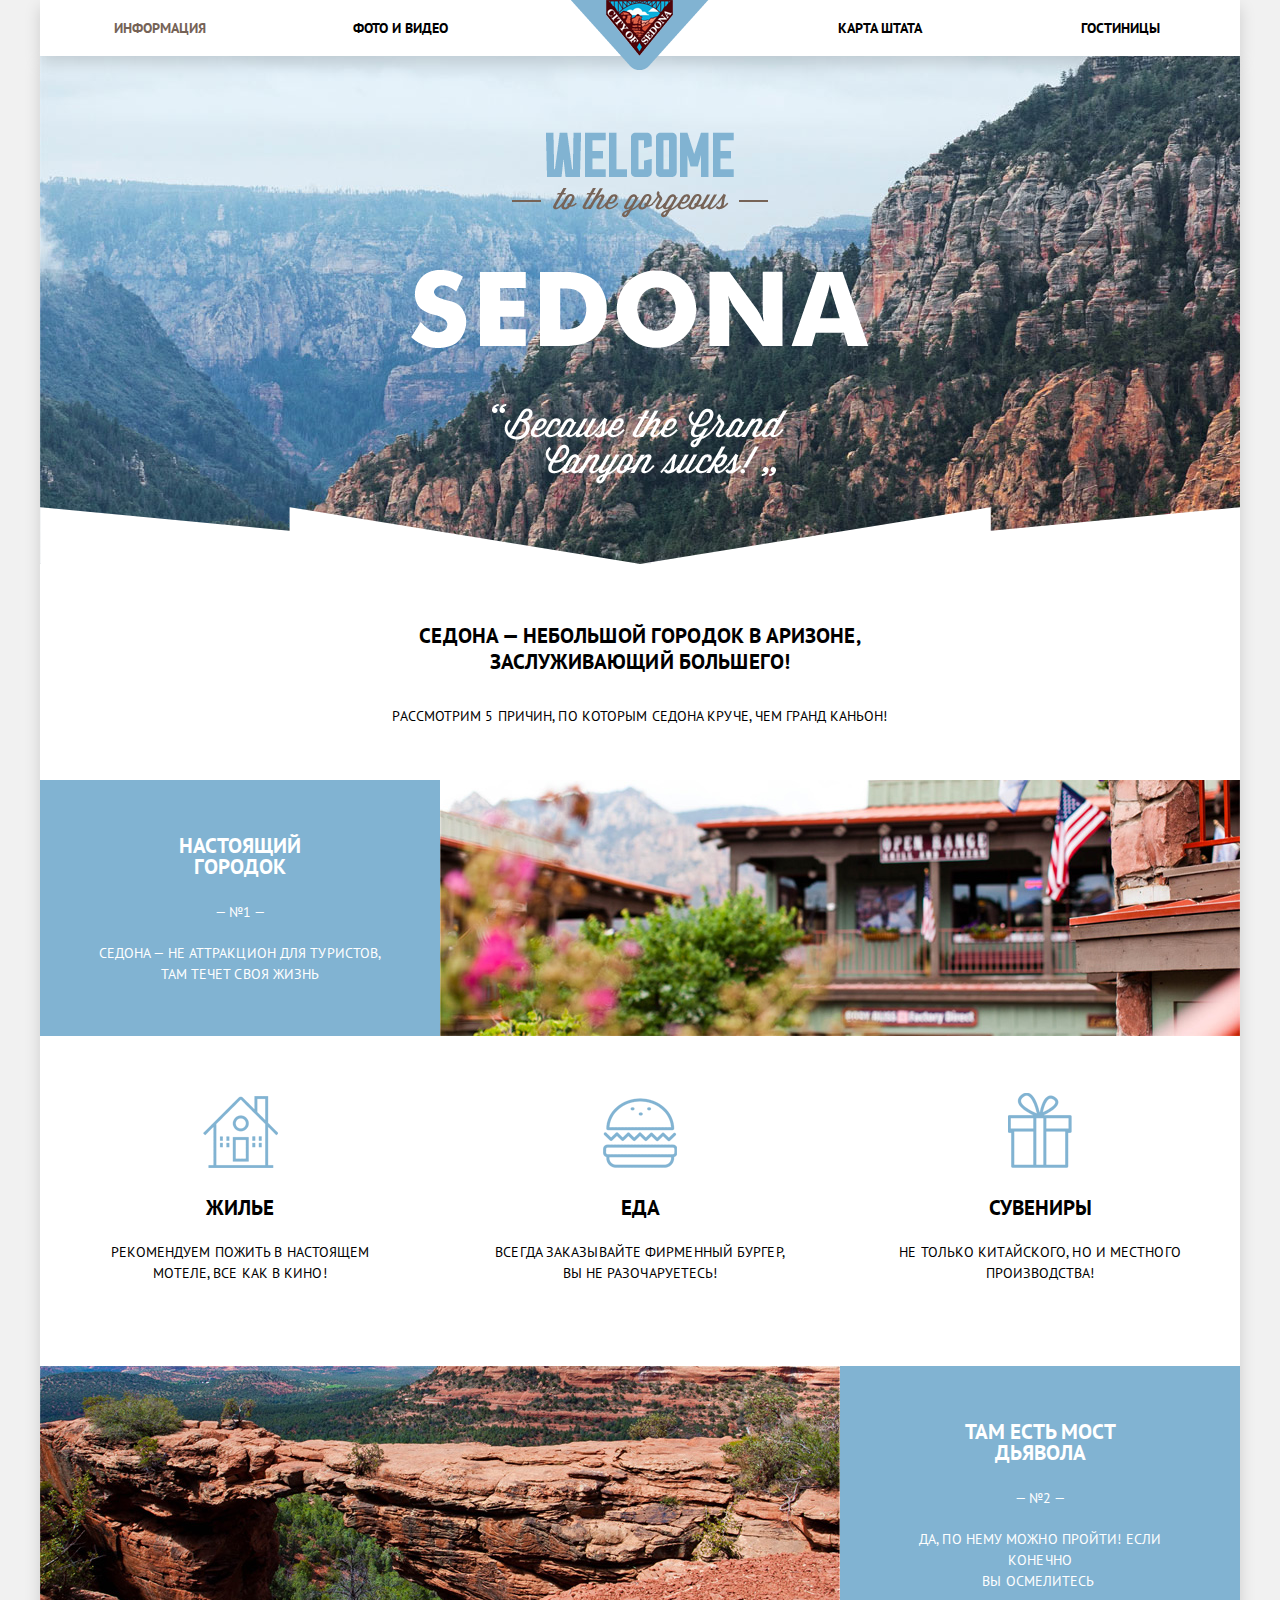
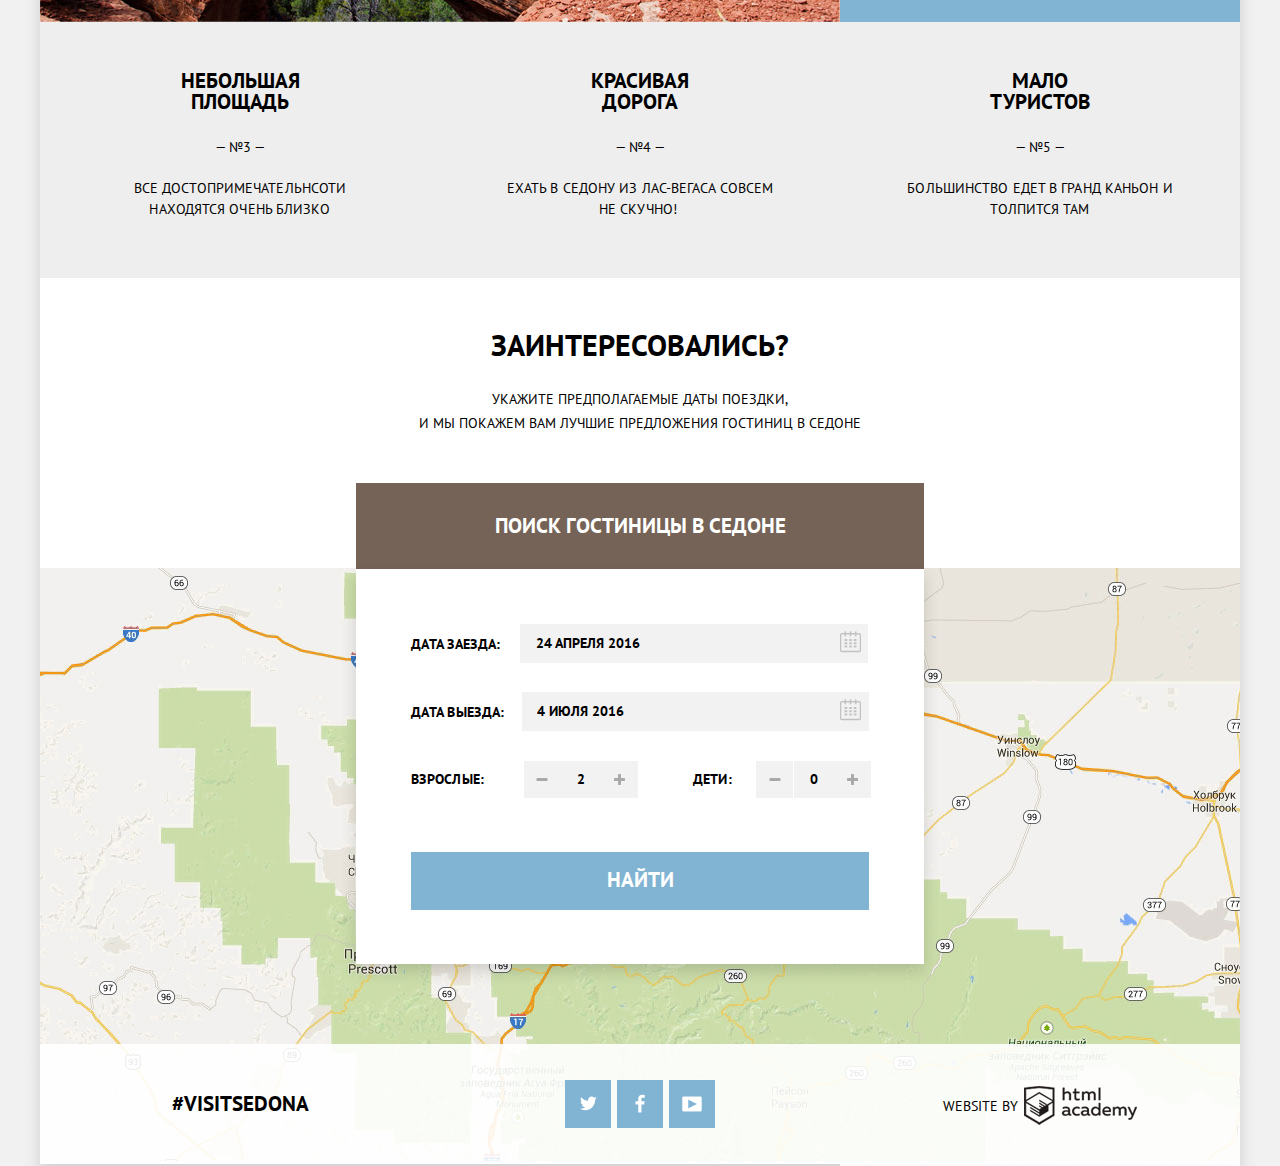
<file: index.html>
<!DOCTYPE html>
<html lang="ru">
<head>
  <meta charset="utf-8">
  <title>HTML Academy: Седона</title>
  <link href="https://fonts.googleapis.com/css?family=PT+Sans:400,700&amp;subset=cyrillic" rel="stylesheet">
  <link href="css/normalize.css" rel="stylesheet">
  <link href="css/style-index.css" rel="stylesheet">
</head>
<body>
  <header class="main-header">
    <div class="container">
      <a href="index.html" class="header-logo"><img src="img/3.png" alt="City of Sedona"></a>
      <nav class="main-navigation">
        <ul>
          <li>
            <a href="index.html" class="active">Информация</a>
          </li>
          <li>
            <a href="#">Фото и видео</a>
          </li>
          <li>
            <a href="#">Карта штата</a>
          </li>
          <li>
            <a href="catalog.html">Гостиницы</a>
          </li>
        </ul>
      </nav>
    </div>
  </header>
  <main class="container">
    <section class="intro">
      <div class="index-logo">
        <img src="img/4.png" alt="SEDONA">
      </div>
    </section>
    <section class="five-reasons">
      <h2>Седона &mdash; небольшой городок в Аризоне, заслуживающий большего!</h2>
      <p>Рассмотрим 5 причин, по которым Седона круче, чем Гранд Каньон!</p>
      <section class="reason">
        <div class="promo-block">
          <b>Настоящий городок</b>
          <span>&mdash; №1 &mdash;</span>
          <p>Седона &mdash; не аттракцион для туристов, там течет своя жизнь</p>
        </div>
        <img src="img/5.jpg" alt="Фотография 1">
      </section>
      <section class="first-features">
        <div class="features-item">
          <b>Жилье</b>
          <p>Рекомендуем пожить в настоящем мотеле, все как в кино!</p>
        </div>
        <div class="features-item">
          <b>Еда</b>
          <p>Всегда заказывайте фирменный бургер, вы не разочаруетесь!</p>
        </div>
        <div class="features-item">
          <b>Сувениры</b>
          <p>Не только китайского, но и местного производства!</p>
        </div>
      </section>
      <section class="reason">
        <img src="img/2.jpg" alt="Фотография 2">
        <div class="promo-block">
          <b>Там есть мост дьявола</b>
          <!-- проверил во всех браузерах, переносы соответствуют макету. -->
          <span>&mdash; №2 &mdash;</span>
          <p>Да, по нему можно пройти! Если конечно<br> вы осмелитесь&nbsp;</p>
        </div>
      </section>
      <section class="features-second clearfix">
        <div class="promo-block">
          <b>Небольшая площадь</b>
          <span>&mdash; №3 &mdash;</span>
          <p>Все достопримечательнсоти находятся очень близко</p>
        </div>
        <div class="promo-block">
          <b>Красивая дорога</b>
          <span>&mdash; №4 &mdash;</span>
          <p>Ехать в Седону из Лас-Вегаса совсем не скучно!&nbsp;</p>
        </div>
        <div class="promo-block">
          <b>Мало туристов</b>
          <span>&mdash; №5 &mdash;</span>
          <p>Большинство едет в Гранд Каньон и толпится там</p>
        </div>
      </section>
    </section>
    <section class="choosing">
      <b>Заинтересовались?</b>
      <p>Укажите предполагаемые даты поездки,<br> и мы покажем вам лучшие предложения гостиниц в Седоне</p>
      <div class="container-form">
        <div class="header-form">
          <b>Поиск гостиницы в седоне</b>
        </div>
        <div class="former">
          <form action="#" method="get">
            <div class="date-in">
              <label for="date-in">Дата заезда:</label>
              <input id="date-in" type="text" name="date-in" value="24 АПРЕЛЯ 2016">
              <div class="calendar"></div>
            </div>
            <div class="date-out">
              <label for="date-out">Дата выезда:</label>
              <input id="date-out" type="text" name="date-out" value="4 ИЮЛЯ 2016">
              <div class="calendar"></div>
            </div>
            <div class="growen-ups quanity">
              <label for="growen-ups">Взрослые:</label>
              <button class="btn-down"></button>
              <input name="growen-ups" type="number" id="growen-ups" value="2">
              <button class="btn-up"></button>
            </div>
            <div class="children quanity">
              <label for="children">Дети:</label>
              <button class="btn-down"></button>
              <input name="children" type="number" id="children" value="0">
              <button class="btn-up"></button>
            </div>
            <button class="btn find" type="submit">Найти</button>
          </form>
        </div>
      </div>
    </section>
    <img src="img/map.jpg" alt="Map" class="map">
  </main>
  <footer class="main-footer">
    <div class="container">
      <section class="tag"><strong>#visitsedona</strong></section>
      <section class="footer-social">
        <a class="social-btn social-btn-tw" href="#">Твиттер</a>
        <a class="social-btn social-btn-fb" href="#">Фейсбук</a>
        <a class="social-btn social-btn-yt" href="#">Youtube</a>
      </section>
      <section class="footer-copyright">
        <div class="common-copyright">
          <span>website by</span>
          <a class="btn" href="https://htmlacademy.ru">HTML Academy</a>
        </div>
      </section>
    </div>
  </footer>
</body>
</html>
</file>
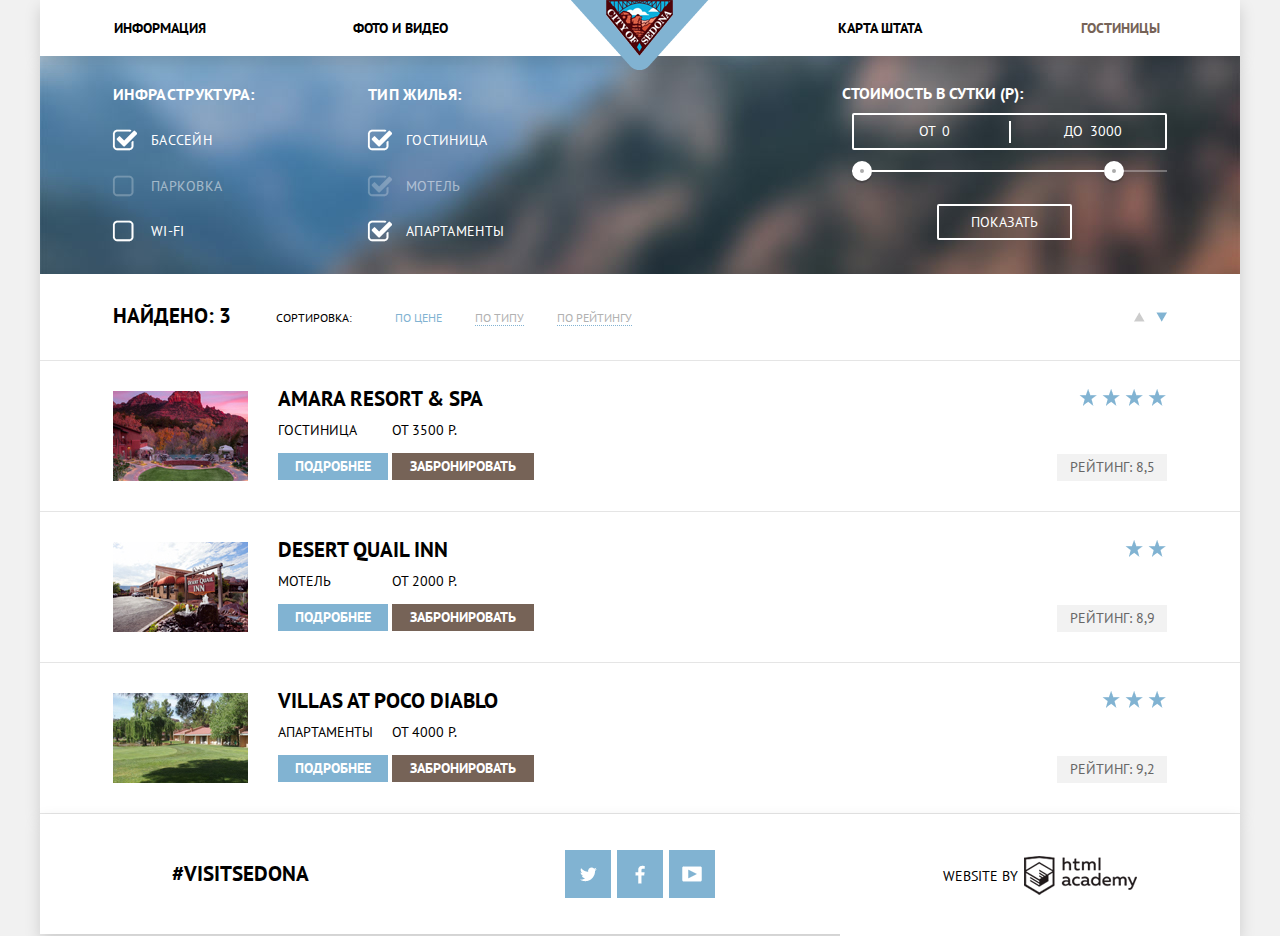
<file: catalog.html>
<!DOCTYPE html>
<html lang="ru">
<head>
  <meta charset="utf-8">
  <title>HTML Academy: Седона</title>
  <link href="https://fonts.googleapis.com/css?family=PT+Sans:400,700&amp;subset=cyrillic" rel="stylesheet">
  <link href="css/normalize.css" rel="stylesheet">
  <link href="css/style-index.css" rel="stylesheet">
</head>
<body>
  <header class="main-header">
    <div class="container">
      <a href="index.html" class="header-logo"><img src="img/3.png" alt="City of Sedona"></a>
      <nav class="main-navigation">
        <ul>
          <li>
            <a href="index.html">Информация</a>
          </li>
          <li>
            <a href="#">Фото и видео</a>
          </li>
          <li>
            <a href="#">Карта штата</a>
          </li>
          <li>
            <a href="catalog.html" class="active">Гостиницы</a>
          </li>
        </ul>
      </nav>
    </div>
  </header>
  <main class="container">
    <section class="searching">
      <form action="#" method="get" class="settings">
        <div class="inside-form clearfix">
          <div class="infrastructure">
            <h2>Инфраструктура:</h2>
            <div class="pool">
              <input name="pool" type="checkbox" class="checkbox" id="pool" checked>
              <label for="pool">Бассейн</label>
            </div>
            <div class="parking">
              <input name="parking" type="checkbox" class="checkbox disabled" id="parking" disabled>
              <label for="parking">Парковка</label>
            </div>
            <div class="wi-fi">
              <input name="wi-fi" type="checkbox" class="checkbox" id="wi-fi">
              <label for="wi-fi">Wi-fi</label>
            </div>
          </div>
          <div class="type-of-house">
            <h2>Тип жилья:</h2>
            <div class="hotel">
              <input name="hotel" type="checkbox" class="checkbox disabled" id="hotel" checked>
              <label for="hotel">Гостиница</label>
            </div>
            <div class="motel">
              <input name="motel" type="checkbox" class="checkbox" id="motel" checked disabled>
              <label for="motel">Мотель</label>
            </div>
            <div class="apartments">
              <input name="apartments" type="checkbox" class="checkbox" id="apartments" checked>
              <label for="apartments">Апартаменты</label>
            </div>
          </div>
          <div class="filter-range">
            <div class="filter-range-title">Стоимость в сутки (р):</div>
            <div class="price-controls">
              <label class="min-price">от <input type="text" name="min-price" value="0"></label>
              <label class="max-price">до <input type="text" name="max-price" value="3000"></label>
            </div>
            <div class="range-controls">
              <div class="scale">
                <div class="bar"></div>
              </div>
              <div class="range-toggle range-toggle-min"></div>
              <div class="range-toggle range-toggle-max"></div>
            </div>
            <button class="btn-transparent" type="submit">Показать</button>
          </div>
        </div>
      </form>
    </section>
    <section class="results-of-searching">
      <div class="header-of-searching clearfix">
        <b>Найдено: 3</b>
        <div class="grading">
          <span>Сортировка:</span>
          <a class="option active" href="#">По цене</a>
          <a class="option" href="#">По типу</a>
          <a class="option" href="#">По рейтингу</a>
        </div>
        <div class="up-down">
          <a class="up" href="#"></a>
          <a class="down active" href="#"></a>
        </div>
      </div>
      <article class="result clearfix">
        <img src="img/catalog/Layer_21.jpg" alt="Amara Resort and SPA">
        <div class="information">
          <h2><a href="#">Amara Resort & SPA</a></h2>
          <span>Гостиница</span>
          <span>От 3500 Р.</span>
          <div class="btns">
            <a href="#" class="more-info btn">Подробнее</a>
            <a href="#" class="book btn">Забронировать</a>
          </div>
        </div>
        <div class="rating">
          <div class="stars">
            <span></span>
            <span></span>
            <span></span>
            <span></span>
          </div>
          <div class="mark">Рейтинг: 8,5</div>
        </div>
      </article>
      <article class="result clearfix">
        <img src="img/catalog/Layer_89_copy.jpg" alt="Desert Quail Inn">
        <div class="information">
          <h2><a href="#">Desert Quail Inn</a></h2>
          <span>Мотель</span>
          <span>От 2000 Р.</span>
          <div class="btns">
            <a href="#" class="more-info btn">Подробнее</a>
            <a href="#" class="book btn">Забронировать</a>
          </div>
        </div>
        <div class="rating">
          <div class="stars">
            <span></span>
            <span></span>
          </div>
          <div class="mark">Рейтинг: 8,9</div>
        </div>
      </article>
      <article class="result clearfix">

        <img src="img/catalog/Layer_22.jpg" alt="Villas at Poco Diablo">
        <div class="information">
          <h2><a href="#">Villas at Poco Diablo</a></h2>
          <span>Апартаменты</span>
          <span>От 4000 Р.</span>
          <div class="btns">
            <a href="#" class="more-info btn">Подробнее</a>
            <a href="#" class="book btn">Забронировать</a>
          </div>
        </div>
        <div class="rating">
          <div class="stars">
            <span></span>
            <span></span>
            <span></span>
          </div>
          <div class="mark">Рейтинг: 9,2</div>
        </div>
      </article>
    </section>
  </main>
  <footer class="main-footer catalog-footer">
    <div class="container">
      <section class="tag"><strong>#visitsedona</strong></section>
      <section class="footer-social">
        <a class="social-btn social-btn-tw" href="#">Твиттер</a>
        <a class="social-btn social-btn-fb" href="#">Фейсбук</a>
        <a class="social-btn social-btn-yt" href="#">Youtube</a>
      </section>
      <section class="footer-copyright">
        <div class="common-copyright">
          <span>website by</span>
          <a class="btn" href="https://htmlacademy.ru">HTML Academy</a>
        </div>
      </section>
    </div>
  </footer>
</body>
</html>
</file>
<file: css/style-index.css>
body {
  font-family: "PT Sans", Arial, sans-serif;
  text-transform: uppercase;
  margin: 0;
  background: #f1f1f1;
}

h1 {
  font-size: 21px;
  line-height: 24px;
  font-weight: bold;
}

h2 {
  font-size: 21px;
  line-height: 26px;
  font-weight: bold;
}

a {
  text-decoration: none;
  color: black;
  font-weight: bold;
}

section {
  background: white;
}

.main-header {
  min-height: 56px;
}

.container {
  width: 1200px;
  margin: 0 auto;
  box-shadow: 0px 7px 15px 0px rgba(0, 0, 0, 0.15);
}

.main-navigation {
  margin: 0 auto;
  height: 56px;
}

.main-header .container {
  position: relative;
}

.main-navigation ul {
  margin: 0;
  padding: 0;
  font-size: 0;
  background: white;
}

.main-navigation li {
  display: inline-block;
  width: 20%;
  letter-spacing: normal;
  font-size: 14px;
  height: 56px;
  vertical-align: top;
  text-align: center;
}

.main-navigation li:nth-child(2) {
  margin-right: 20%;
}

.header-logo {
  position: absolute;
  left: 531px;
  z-index: 20;
}

.main-navigation a {
  display: inline-block;
  line-height: 56px;
  margin: 0 auto;
}

.main-navigation a:hover {
  color: #9ac2db;
}

.main-navigation a:active {
  color: #b2b2b2;
}

.main-navigation a.active {
  color: #766357;
}

.main-navigation a.active:hover {
  color: #604e43;
}

.main-navigation a.active:active {
  color: #d6d0cc;
}

.main-footer .container {
  height: 120px;
  font-size: 0;
}

.main-footer section {
  display: inline-block;
  width: 400px;
  font-size: 21px;
  min-height: 120px;
  vertical-align: top;
  text-align: center;
  background: rgba(255, 255, 255, 0.9);
}

.catalog-footer section {
  background: white;
}

.tag strong {
  line-height: 120px;
  vertical-align: middle;
}

.social-btn {
  display: inline-block;
  width: 46px;
  height: 48px;
  font-size: 0;
  vertical-align: middle;
  text-decoration: none;
  background-color: #81b3d2;
  margin-top: 36px;
  background-repeat: no-repeat;
  background-position: center;
}

.social-btn:hover {
  background-color: #669ec0;
}

.social-btn:active {
  background-color: #5496bd;
}

.social-btn-tw {
  background-image: url("../img/twitter.png");
}

.social-btn-tw:active {
  background-image: url("../img/twitter_down.png");
}

.social-btn-fb {
  background-image: url("../img/facebook.png");
}

.social-btn-fb:active {
  background-image: url("../img/facebook_down.png");
}

.social-btn-yt {
  background-image: url("../img/youtube.png");
}

.social-btn-yt:active {
  background-image: url("../img/youtube_down.png");
}

.common-copyright {
  line-height: 120px;
  vertical-align: middle;
}

.common-copyright span {
  font-size: 14px;
}

.common-copyright .btn {
  display: inline-block;
  font-size: 0;
  width: 113px;
  height: 39px;
  vertical-align: middle;
  background-image: url("../img/htmlacademy.png");
}

.common-copyright .btn:hover {
  background-image: url("../img/htmlacademy_hover.png");
}

.common-copyright .btn:active {
  background-image: url("../img/htmlacademy_active.png");
}

.clearfix:after {
  content: "";
  display: table;
  clear: both;
}

input {
  outline: none;
}

.intro {
  background-image: url("../img/1.jpg");
  background-position: 0 -55px;
  padding-top: 76px;
  height: 432px;
}

.intro::after {
  content: "";
  display: block;
  background: url("../img/Shape_1_copy_3.png");
  height: 57px;
  position: absolute;
  width: 1200px;
  top: 507px;
}

.five-reasons {
  padding-top: 42px;
}

.index-logo {
  text-align: center;
}

.five-reasons>p {
  margin-top: 33px;
  margin-bottom: 55px;
}

.five-reasons h2, .five-reasons p {
  margin-left: auto;
  margin-right: auto;
  letter-spacing: 0.007em;
}

.five-reasons h2 {
  width: 450px;
  text-align: center;
}

.five-reasons p {
  text-align: center;
  font-size: 14px;
}

.reason {
  font-size: 0;
  min-height: 256px;
  background-color: #81b3d2;
}

.promo-block, .reason img {
  display: inline-block;
  vertical-align: top;
}

.promo-block {
  display: inline-block;
  width: 400px;
  vertical-align: top;
  line-height: 21px;
}

.promo-block b {
  display: block;
  font-size: 21px;
  text-align: center;
  width: 151px;
  margin: 55px auto 0 auto;
}

.promo-block span {
  margin-top: 25px;
  display: block;
  font-size: 14px;
  text-align: center;
}

.promo-block p {
  font-size: 14px;
  width: 307px;
  margin-top: 20px;
}

.reason .promo-block {
  color: white;
}

.reason img {
  width: 800px;
}

.first-features {
  min-height: 330px;
  font-size: 0;
}

.features-item {
  display: inline-block;
  width: 400px;
  vertical-align: top;
  min-height: 330px;
}

.features-item::before {
  content: "";
  display: block;
  width: 75px;
  height: 75px;
  background-repeat: no-repeat;
  background-position: bottom;
  margin: 57px auto 28px auto;
}

.features-item:nth-child(1)::before {
  background-image: url("../img/7.png");
}

.features-item:nth-child(2)::before {
  background-image: url("../img/8.png");
}

.features-item:nth-child(3)::before {
  background-image: url("../img/6.png");
}

.features-item b {
  font-size: 21px;
  display: block;
  width: 110px;
  text-align: center;
  margin-left: auto;
  margin-right: auto;
}

.features-item p {
  font-size: 14px;
  display: block;
  width: 300px;
  margin-top: 22px;
  line-height: 21px;
}

.features-second {
  font-size: 0;
  min-height: 256px;
  background-color: #eeeeee;
}

.features-second b {
  margin-top: 48px;
}

.features-second p {
  width: 270px;
}

.choosing {
  height: 240px;
  padding-top: 50px;
  position: relative;
}

.choosing>b {
  display: block;
  font-size: 30px;
  text-align: center;
  margin: 0 auto 0 auto;
}

.choosing p {
  text-align: center;
  width: 500px;
  margin: 25px auto 0 auto;
  font-size: 14px;
  line-height: 24px;
}

.container-form {
  position: absolute;
  left: 316px;
  top: 205px;
}

.header-form {
  background-color: #766357;
  width: 568px;
  height: 86px;
}

.header-form b {
  font-size: 21px;
  color: white;
  line-height: 86px;
  margin-left: auto;
  margin-right: auto;
  display: block;
  width: 400px;
  text-align: center;
}

.container-form .former {
  display: block;
  background: white;
  min-height: 395px;
  box-shadow: 0px 7px 15px 0px rgba(0, 0, 0, 0.15);
}

.former form {
  padding-top: 55px;
  padding-left: 55px;
  font-size: 14px;
  font-weight: bold;
  letter-spacing: 0.02em;
}

.former input {
  height: 37px;
  background-color: #f2f2f2;
  border: none;
  font: inherit;
}

.former input:hover {
  background: #ebebeb;
}

.date-in, .date-out {
  position: relative;
}

.calendar {
  position: absolute;
  width: 37px;
  height: 37px;
  background: no-repeat url("../img/calendar.png") center;
  top: 0;
  right: 55px;
  cursor: pointer;
}

.calendar:hover {
  background-image: url("../img/calendar_hover.png");
}

.calendar:active {
  background-image: url("../img/calendar_active.png")
}

.date-in {
  margin-bottom: 29px;
}

.date-in input {
  margin-left: 15px;
  width: 330px;
  padding-left: 16px;
}

.date-out {
  margin-bottom: 30px;
}

.date-out input {
  margin-left: 13px;
  width: 330px;
  padding-left: 15px;
}

.btn-up, .btn-down {
  vertical-align: bottom;
}

.btn-down {
  display: inline-block;
  width: 37px;
  height: 37px;
  border: none;
  line-height: 38px;
  cursor: pointer;
  background: #f2f2f2 no-repeat url("../img/minus.png");
  background-position: center;
}

.btn-down:hover {
  background-image: url("../img/minus_hover.png");
}

.btn-down:active {
  background-image: url("../img/minus_down.png");
}

.btn-up {
  display: inline-block;
  width: 37px;
  height: 37px;
  line-height: 38px;
  right: 0px;
  top: 1px;
  cursor: pointer;
  border: none;
  background: #f2f2f2 no-repeat url("../img/plus.png");
  background-position: center;
}

.btn-up:hover {
  background-image: url("../img/plus_hover.png");
}

.btn-up:active {
  background-image: url("../img/plus_down.png");
}

.children {
  margin-left: 50px;
}

.children label {
  margin-right: 20px;
}

.quanity input {
  width: 40px;
  text-align: center;
  padding: 0;
  margin: 0 -4px;
}

.growen-ups label {
  margin-right: 35px;
}

.quanity {
  display: inline-block;
  margin-bottom: 54px;
}

.quanity input[type=number]::-webkit-inner-spin-button, .quanity input[type=number]::-webkit-outer-spin-button {
  -webkit-appearance: none;
  appearance: none;
  margin: 0;
}

.find {
  display: block;
  width: 458px;
  height: 58px;
  font-family: inherit;
  text-transform: inherit;
  font-weight: inherit;
  font-size: 21px;
  color: white;
  background: #81b3d2;
  border: none;
  cursor: pointer;
}

.find:hover {
  background-color: #669ec0;
}

.find:active {
  background-color: #5496bd;
  color: #88b6d1;
}

.map {
  margin-bottom: -120px;
}

.former input:focus {
  background: none;
  outline: 2px solid #e5e5e5;
}

.searching {
  min-height: 176px;
  background-image: url("../img/catalog/filter_background.jpg");
  background-color: #81b3d2;
  background-position: 0 -55px;
  color: white;
  padding: 12px 73px 30px 73px;
}

.inside-form>div {
  position: relative;
}

.settings h2, .settings label {
  font-size: 16px;
  letter-spacing: 0.02em;
}

.checkbox {
  vertical-align: top;
  margin: 0 3px 0 0;
  width: 17px;
  height: 17px;
}

.checkbox:not(checked) {
  position: absolute;
  opacity: 0;
}

.checkbox:not(checked)+label {
  position: relative;
}

.settings label {
  cursor: pointer;
  padding-left: 38px;
  font-size: 14px;
}

.checkbox:not(checked)+label::after {
  content: "";
  display: block;
  position: absolute;
  width: 25px;
  height: 25px;
  top: -2px;
  left: -1px;
  background: no-repeat url("../img/catalog/not_checked.png");
}

.checkbox:checked+label::after {
  background: no-repeat url("../img/catalog/checked.png");
}

.checkbox:not(checked):disabled+label, .checkbox:not(checked):disabled+label::after {
  opacity: 0.5;
}

.checkbox:checked:disabled+label, .checkbox:checked:disabled+label::after {
  opacity: 0.5;
}

.infrastructure, .type-of-house {
  float: left;
  width: 255px;
}

.infrastructure h2, .type-of-house h2 {
  margin-bottom: 23px;
}

.infrastructure div, .type-of-house div {
  margin-bottom: 27px;
}

.infrastructure div:last-child, .type-of-house div:last-child {
  margin: 0;
}

.infrastructure {}

.type-of-house {}

.filter-range {
  width: 315px;
  color: #ffffff;
  float: right;
  margin-top: 15px;
}

.filter-range-title {
  margin-bottom: 9px;
  font-weight: bold;
  font-size: 16px;
  line-height: 21px;
  margin-left: -10px;
}

.price-controls {
  position: relative;
  height: 33px;
  margin-bottom: 20px;
  font-size: 0;
  border: 2px solid #ffffff;
  border-radius: 2px;
}

.price-controls::after {
  content: "";
  position: absolute;
  top: 50%;
  left: 50%;
  width: 2px;
  height: 22px;
  background: #ffffff;
  transform: translate(-50%, -50%);
}

.price-controls label {
  display: inline-block;
  font-size: 14px;
  line-height: 30px;
  vertical-align: top;
  cursor: pointer;
}

.price-controls .min-price {
  width: 90px;
  padding-left: 65px;
}

.price-controls .max-price {
  width: 90px;
  padding-left: 55px;
}

.price-controls input {
  width: 50px;
  margin: 0;
  color: inherit;
  font: inherit;
  background: none;
  border: none;
}

.range-controls {
  position: relative;
  margin-bottom: 32px;
}

.range-controls .scale {
  height: 2px;
  background: rgba(255, 255, 255, 0.3);
}

.range-controls .bar {
  width: 80%;
  height: 2px;
  background: #ffffff;
}

.range-toggle {
  position: absolute;
  top: -9px;
  width: 4px;
  height: 4px;
  background: #ababab;
  border: 8px solid #ffffff;
  border-radius: 50%;
  box-shadow: 0 2px 1px 0 rgba(0, 1, 1, 0.2);
  cursor: pointer;
}

.range-toggle:hover {
  background: #1c4f80;
}

.range-toggle-min {
  left: 0;
}

.range-toggle-max {
  left: 80%;
}

.btn-transparent {
  display: block;
  margin: 0 0 0 85px;
  padding: 6px 32px;
  font-size: 14px;
  line-height: 20px;
  color: #ffffff;
  text-transform: uppercase;
  background: transparent;
  border: 2px solid #ffffff;
  border-radius: 2px;
  cursor: pointer;
  font-family: inherit;
}

.btn-transparent:hover {
  color: #000000;
  background: #ffffff;
}

.header-of-searching {
  min-height: 26px;
  padding: 30px 73px;
  border-bottom: 1px solid #e5e5e5;
}

.header-of-searching b, .grading {
  float: left;
}

.up-down {
  float: right;
  margin-top: 3px;
}

.up, .down {
  background-image: url("../img/up.png");
  width: 11px;
  height: 10px;
  display: inline-block;
}

.down {
  transform: rotate(180deg);
  margin-left: 7px;
}

.up-down .active {
  background-image: url("../img/up_active.png");
}

.up-down .active:hover {
  background-image: url("../img/up_active.png");
}

.up:hover, .down:hover {
  background-image: url("../img/up_hover.png");
}

.up:active, .down:active {
  background-image: url("../img/up_active.png");
}

.header-of-searching b {
  font-size: 21px;
  margin-right: 45px;
}

.grading {
  font-size: 12px;
  margin-top: 7px;
}

.grading span {
  margin-right: 40px;
}

.grading a {
  margin-right: 30px;
}

.option {
  border-bottom: 0.1em dotted #81b3d2;
  color: #b1b1b1;
  font-weight: normal;
}

.grading a.active {
  color: #81b3d2;
  border: none;
}

.grading a:hover {
  color: #81b3d2;
}

.grading a:active {
  color: black;
  border: none;
}

.result {
  min-height: 100px;
  border-bottom: 1px solid #e5e5e5;
  padding: 25px 73px;
}

.result img {
  margin-top: 5px;
}

.result h2 {
  margin: 0;
}

.information span {
  display: inline-block;
  margin-top: 10px;
  font-size: 14px;
  width: 110px;
}

.btns {
  margin-top: 15px;
}

.information .btn {
  display: inline-block;
  text-align: center;
  height: 27px;
  vertical-align: middle;
  line-height: 27px;
  color: white;
  font-size: 14px;
}

.more-info {
  width: 110px;
  background: #81b3d2;
}

.more-info:hover {
  background: #669ec0;
}

.more-info:active {
  background: #5496bd;
  color: #88b6d1;
}

.book {
  width: 142px;
  background: #766357;
}

.book:hover {
  background: #604e43;
}

.book:active {
  background: #503e33;
  color: #857871;
}

.result>img, .information {
  float: left;
}

.information {
  margin-left: 30px;
}

.rating {
  float: right;
}

.rating span {
  display: inline-block;
  width: 19px;
  height: 17px;
  background-image: url("../img/catalog/stars.png");
  margin-top: 3px;
}

.stars {
  text-align: right;
  margin-bottom: 45px;
}

.mark {
  width: 110px;
  line-height: 27px;
  display: block;
  background: #f2f2f2;
  text-align: center;
  font-size: 14px;
  color: #666666
}
</file>
